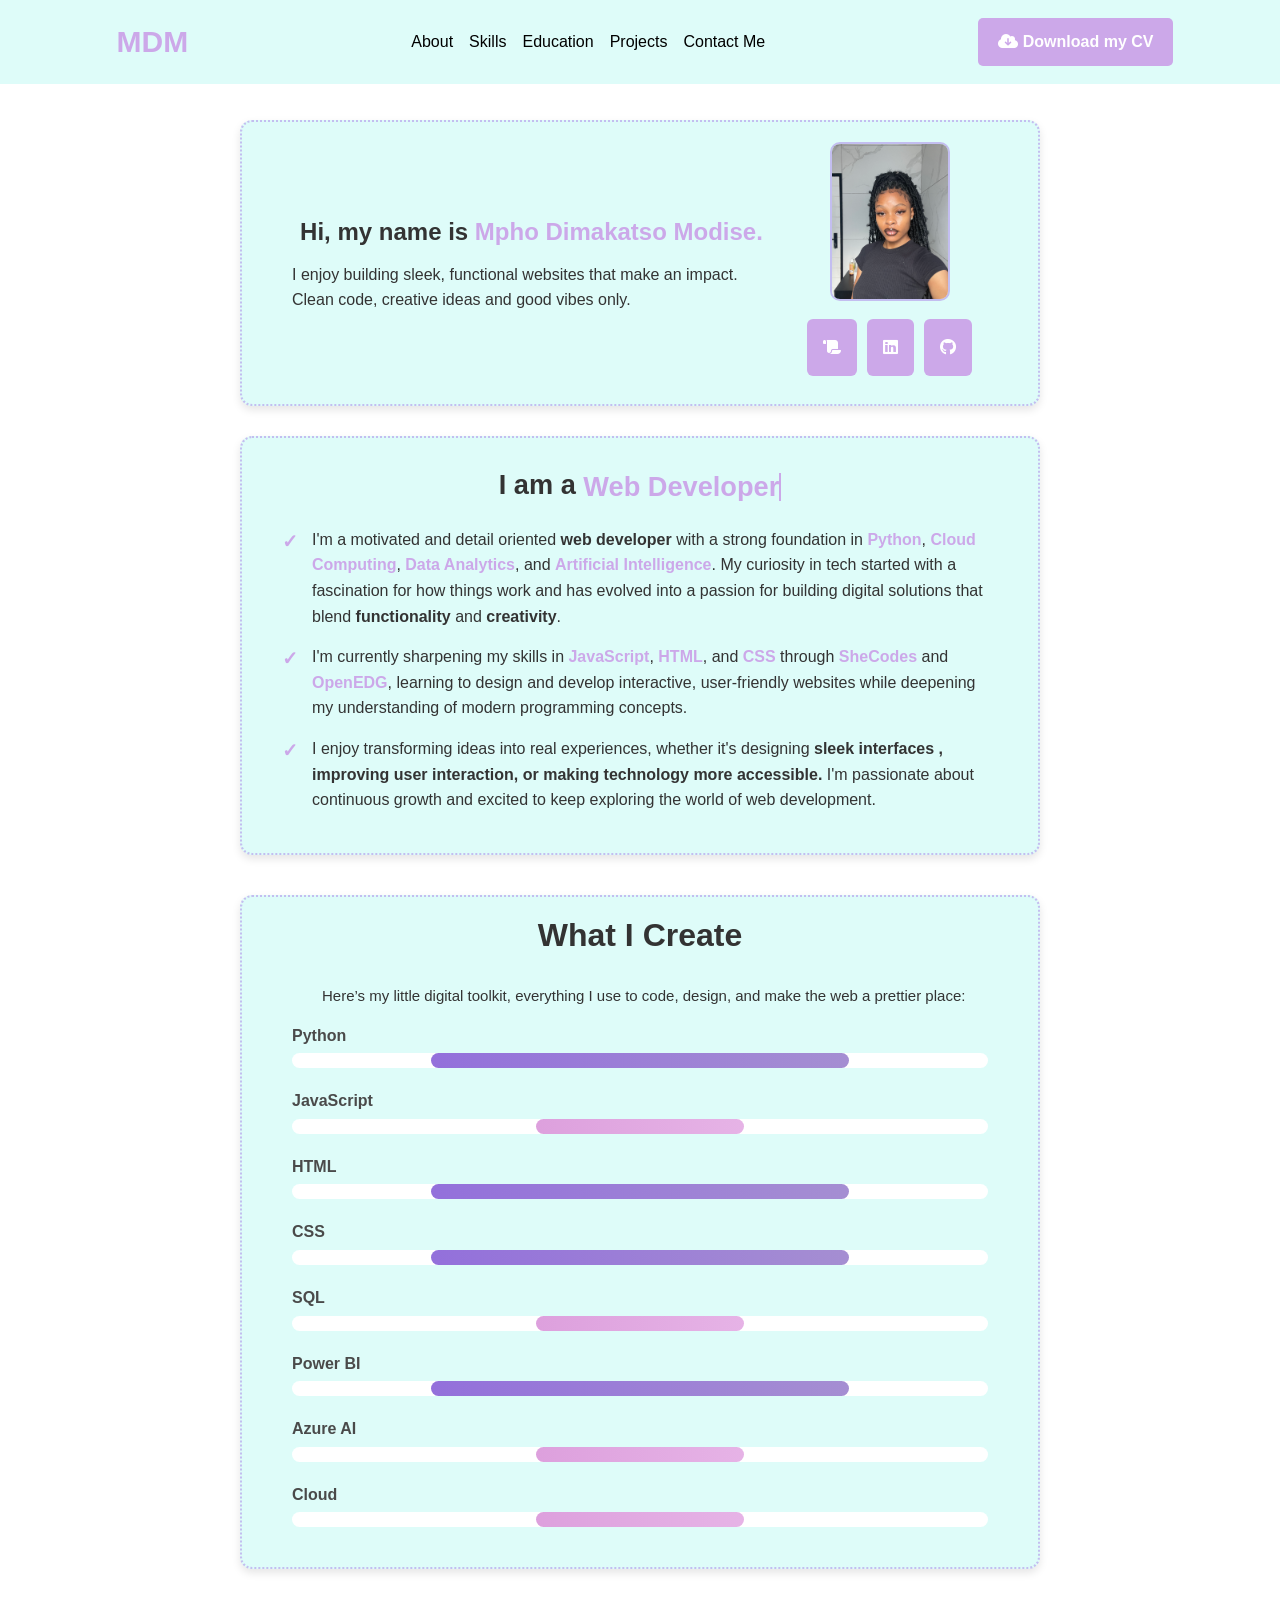
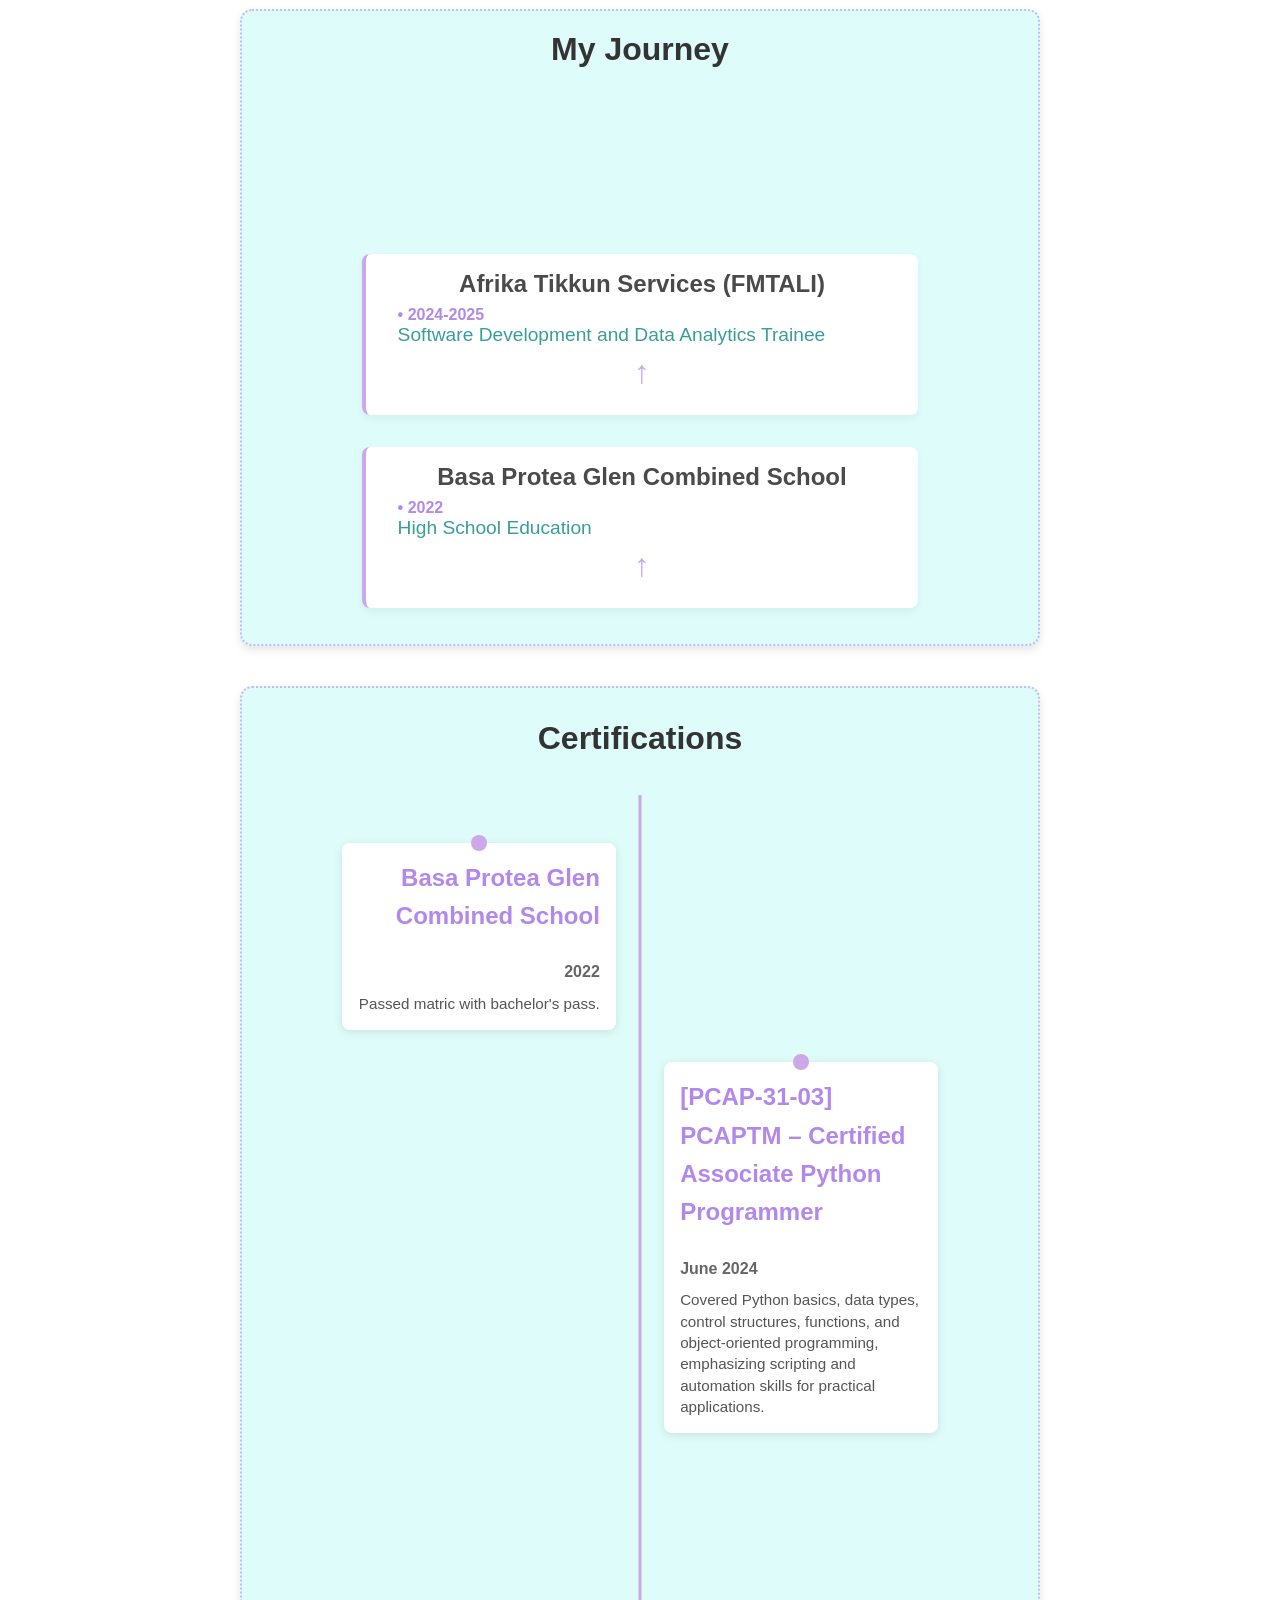
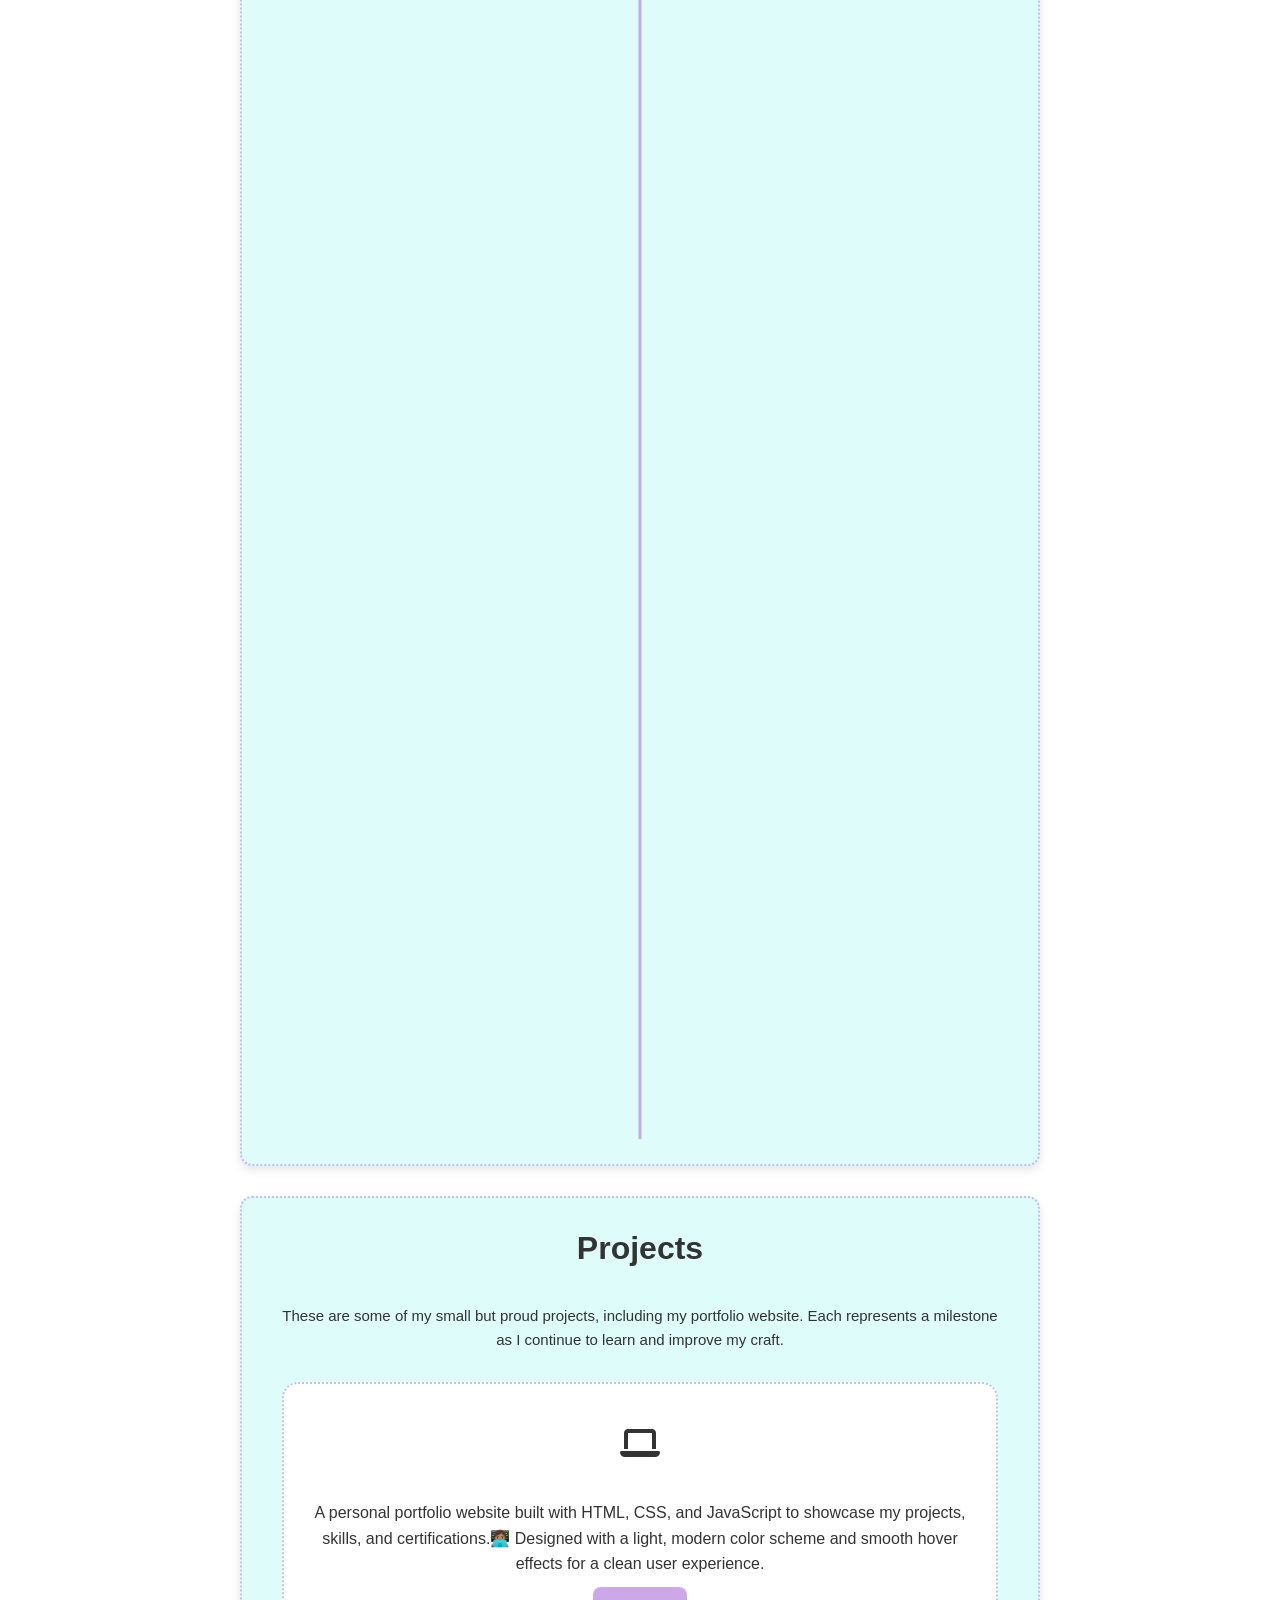
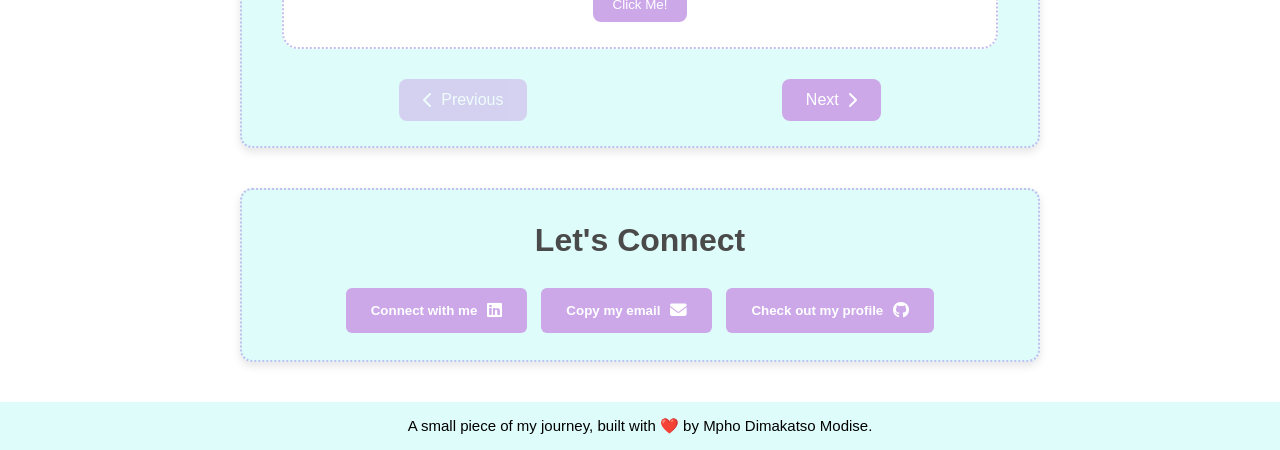
<file: index.html>
<!DOCTYPE html>
<html lang="en">
  <head>
    <meta charset="UTF-8" />
    <meta name="viewport" content="width=device-width, initial-scale=1.0" />
    <title>Mpho's Portfolio Website</title>
    <link rel="stylesheet" href="aesthetic.css" />
    <link rel="stylesheet" href="https://cdnjs.cloudflare.com/ajax/libs/font-awesome/6.4.0/css/all.min.css">
  </head>
  <body>

    <!--Navigation Section-->
    <header>
      <nav>
        <h1 class="logo">MDM</h1>
        <ul>
          <li><a href="#about">About</a></li>
          <li><a href="#skills">Skills</a></li>
          <li><a href="#education">Education</a></li>
          <li><a href="#projects">Projects</a></li>
          <li><a href="#contact">Contact Me</a></li>
        </ul>
        <a href="documents\MPHO_DIMAKATSO_MODISE_CV.pdf" download="MPHO_DIMAKATSO_MODISE_CV.pdf" class="download-CV">
          <i class="fas fa-cloud-download-alt"></i> Download my CV
        </a>
      </nav>
    </header>
    
    <main>
      <!-- About Me Summary Section -->
      <div class="abt-summary">
        <div class="text">
          <div class="text">
            <h2>
              Hi, my name is <span class="name">Mpho Dimakatso Modise.</span>
            </h2>
            <p>
              I enjoy building sleek, functional websites that make an impact.
              Clean code, creative ideas and good vibes only.
            </p>
          </div>
        </div>
        <div class="pic-and-buttns">
          <img src="images/IMG_0503.JPG" alt="Picture of Mpho Modise" />
          <div class="buttons">
            <a class="Certifications" href="#certifications" aria-label="View Certifications">
              <i class="fas fa-scroll"></i>
            </a>
            <button class="LinkedIn" onclick="handleLinkedInClick()"> <i class="fab fa-linkedin fa-lg"></i></button>
            <button class="GitHub" onclick="handleGitHubClick()"> <i class="fab fa-github fa-lg"></i></button>
          </div>
        </div>
      </div>

      <!-- About Me Section -->
      <div id="about" class="abt-me-sect">
        <h4>I am a <span class="type-effect"></span></h4>

        <p>
          <span class="bullet">&#10003;</span> I'm a motivated and detail
          oriented <strong>web developer</strong> with a strong foundation in
          <strong class="accent-skill">Python</strong>,
          <strong class="accent-skill">Cloud Computing</strong>,
          <strong class="accent-skill">Data Analytics</strong>, and
          <strong class="accent-skill">Artificial Intelligence</strong>. My
          curiosity in tech started with a fascination for how things work and
          has evolved into a passion for building digital solutions that blend
          <strong>functionality</strong> and <strong>creativity</strong>.
        </p>

        <p>
          <span class="bullet">&#10003;</span> I'm currently sharpening my
          skills in <strong class="accent-skill">JavaScript</strong>,
          <strong class="accent-skill">HTML</strong>, and
          <strong class="accent-skill">CSS</strong> through
          <strong class="accent-skill">SheCodes</strong> and
          <strong class="accent-skill">OpenEDG</strong>, learning to design and
          develop interactive, user-friendly websites while deepening my
          understanding of modern programming concepts.
        </p>

        <p>
          <span class="bullet">&#10003;</span> I enjoy transforming ideas into
          real experiences, whether it's designing
          <strong
            >sleek interfaces , improving user interaction, or making technology
            more accessible.</strong
          >
          I'm passionate about continuous growth and excited to keep exploring
          the world of web development.
        </p>
      </div>

      <!-- Skills Section -->
      <div id="skills" class="skills-sect">
        <h4>What I Create</h4>
        <p class="skills-sect-description">
          Here’s my little digital toolkit, everything I use to code, design,
          and make the web a prettier place:
        </p>
        <div class="skill" data-skill-level="60%">
          <span class="skill-name">Python</span>
          <div class="skill-bar">
            <div class="skill-level intermediate"></div>
          </div>
        </div>
        <div class="skill" data-skill-level="30%">
          <span class="skill-name">JavaScript</span>
          <div class="skill-bar">
            <div class="skill-level beginner"></div>
          </div>
        </div>
        <div class="skill" data-skill-level="60%">
          <span class="skill-name">HTML</span>
          <div class="skill-bar">
            <div class="skill-level intermediate"></div>
          </div>
        </div>
        <div class="skill" data-skill-level="60%">
          <span class="skill-name">CSS</span>
          <div class="skill-bar">
            <div class="skill-level intermediate"></div>
          </div>
        </div>
        <div class="skill" data-skill-level="30%">
          <span class="skill-name">SQL </span>
          <div class="skill-bar">
            <div class="skill-level beginner"></div>
          </div>
        </div>
        <div class="skill" data-skill-level="60%">
          <span class="skill-name">Power BI</span>
          <div class="skill-bar">
            <div class="skill-level intermediate"></div>
          </div>
        </div>
        <div class="skill" data-skill-level="30%">
          <span class="skill-name">Azure AI</span>
          <div class="skill-bar">
            <div class="skill-level beginner"></div>
          </div>
        </div>
        <div class="skill" data-skill-level="30%">
          <span class="skill-name">Cloud</span>
          <div class="skill-bar">
            <div class="skill-level beginner"></div>
          </div>
        </div>
      </div>

      <!-- Education Section -->
      <div id="education" class="education-sect">
        <h3>My Journey</h3>
        <div class="roadmap">
          <div class="roadmap-step">
            <h4>Dynamic DNA</h4>
            <p class="date">&bull; Current</p>
            <p>Systems Development NQF Level 4</p>
          </div>
          <div class="roadmap-step">
            <h4>Afrika Tikkun Services (FMTALI)</h4>
            <p class="date">&bull; 2024-2025</p>
            <p>Software Development and Data Analytics Trainee</p>
            <div class="arrow">&#8593;</div>
          </div>
          <div class="roadmap-step">
            <h4>Basa Protea Glen Combined School</h4>
            <p class="date">&bull; 2022</p>
            <p>High School Education</p>
            <div class="arrow">&#8593;</div>
          </div>
        </div>
      </div>

      <!-- Certifications Section -->
      <div id="certifications" class="certifications-sect">
        <h3>Certifications</h3>
        <div class="timeline">
          <div class="timeline-item">
            <div class="timeline-dot"></div>
            <div class="timeline-content">
              <h5>Basa Protea Glen Combined School</h5>
              <h6>2022</h6>
              <p>Passed matric with bachelor's pass.</p>
            </div>
          </div>
          <div class="timeline-item">
            <div class="timeline-dot"></div>
            <div class="timeline-content">
              <h5>
                [PCAP-31-03] PCAPTM – Certified Associate Python Programmer
              </h5>
              <h6>June 2024</h6>
              <p>
                Covered Python basics, data types, control structures,
                functions, and object-oriented programming, emphasizing
                scripting and automation skills for practical applications.
              </p>
            </div>
          </div>
          <div class="timeline-item">
            <div class="timeline-dot"></div>
            <div class="timeline-content">
              <h5>Microsoft Certified: Azure Fundamentals</h5>
              <h6>August 2024</h6>
              <p>
                Scored 905/1000, demonstrating a strong grasp of core Azure
                concepts, including cloud services, security, compliance, and
                cost management.
              </p>
            </div>
          </div>
          <div class="timeline-item">
            <div class="timeline-dot"></div>
            <div class="timeline-content">
              <h5>Microsoft Certified: Azure AI Fundamentals</h5>
              <h6>October 2024</h6>
              <p>
                Achieved a score of 914/1000, demonstrating strong foundational
                knowledge in AI and machine learning concepts with a focus on
                Azure's AI services.
              </p>
            </div>
          </div>
          <div class="timeline-item">
            <div class="timeline-dot"></div>
            <div class="timeline-content">
              <h5>Microsoft Certified: Power BI Data Analyst Associate</h5>
              <h6>December 2024</h6>
              <p>
                Achieved a score of 860/1000, demonstrating strong foundational
                knowledge in data modelling, data visualization, and managing
                Power BI environments.
              </p>
            </div>
          </div>
          <div class="timeline-item">
            <div class="timeline-dot"></div>
            <div class="timeline-content">
              <h5>SheCodes Basics</h5>
              <h6>2025</h6>
              <p>
                Completed SheCodes Basics and Add-on, gaining hands-on
                experience with HTML, CSS, and JavaScript to build responsive
                web pages and interactive features.
              </p>
            </div>
          </div>
        </div>
      </div>

      <!-- Projects Section -->
      <div id="projects" class="projects-sect">
        <h3>Projects</h3>
        <p class="projects-intro">
          These are some of my small but proud projects, including my portfolio
          website. Each represents a milestone as I continue to learn and
          improve my craft.
        </p>
        <div class="carousel-container">
          <div class="carousel-track">
            <div class="project-card">
              <div class="project-icon"></div>
                  <h4><i class="fas fa-laptop"></i></h4>
                  <p>A personal portfolio website built with HTML, CSS, and JavaScript to showcase my projects, skills, and certifications.👩🏽‍💻 Designed with a light, modern color scheme and smooth hover effects for a clean user experience.</p>
                  <button class ="view-btn portfolio-website" onclick="handlePortflioWebsiteClick()" >Click Me!</button>  
            </div>
            <div class="project-card">
              <div class="project-icon"></div>
                  <h4><i class="fas fa-plane"></i></h4>
                  <p>A simple and interactive webpage about my favorite hobby, travelling! ✈️ </br>Features a theme toggle, responsive image grid, and a personalized feedback button built with HTML, CSS, and JavaScript.</p>
                  <button class ="view-btn favorite-hobby" onclick="handleFavoriteHobbyClick()">Click Me!</button>  
            </div>
            <div class="project-card">
              <div class="project-icon"></div>
                  <h4><i class="fas fa-film"></i></h4>
                  <p>A simple JavaScript program that stores movies and their IMDb ratings, then displays movies with ratings below and above 7. 🎥</p>
                  <button class ="view-btn movie-filter" onclick="handleMovieFilterClick()">Click Me!</button>  
            </div>
            <div class="project-card">
              <div class="project-icon"></div>
                  <h4><i class="fas fa-shopping-cart"></i></h4>
                  <p>This is a simple, interactive grocery list application built with Python.🛒</br> This is my first mini app in Python, and I’m using it as a way to refresh my skills while reminding myself of fundamental concepts like variables, strings, loops, and lists.</p>
                  <button class ="view-btn list-it" onclick="handleListItClick()">Click Me!</button>  
            </div>
          </div>
        </div>

        <div class="carousel-nav">
          <button class="carousel-btn prev-btn">
            <i class="fas fa-chevron-left"></i> Previous
          </button>
          <button class="carousel-btn next-btn">
            Next <i class="fas fa-chevron-right"></i>
          </button>
        </div>
      </div>
      
      <!-- Contact Me Section -->
      <div id="contact" class="contact-me-sect">
        <h3>Let's Connect</h3>
          <button class="contact-btn" onclick="handleLinkedInClick()">Connect with me <i class="fab fa-linkedin fa-lg"></i>
          </button>
          <button class="contact-btn" onclick="handleEmailClick()">Copy my email <i class="fas fa-envelope fa-lg"></i>
          </button>
          <button class="contact-btn" onclick="handleGitHubClick()">Check out my profile <i class="fab fa-github fa-lg"></i>
          </button>
        </div>
      </div>
    </main>

    <!-- Footer Section -->
    <footer class="no-select">
      <p>
        A small piece of my journey, built with ❤️ by Mpho Dimakatso Modise.
      </p>
    </footer>
    <script src="brain.js"></script>
  </body>
</html>
</file>
<file: aesthetic.css>
* {
  margin: 0 auto;
  padding: 0;
  box-sizing: border-box;
}
html {
  scroll-padding-top: 80px; /* Match your header height */
}

/*Navigation Section*/
header {
  background: #defcf9;
  padding: 15px 0;
  position: fixed;
  top: 0;
  left: 0;
  width: 100%;
  z-index: 1000;
}
nav {
  display: flex;
  justify-content: space-between;
  align-items: center;
}

.logo {
  font-family: "Poppins", sans-serif;
  font-size: 30px;
  padding: 10px;
  color: #cca8e9;
}
.download-CV {
  background: #cca8e9;
  padding: 15px 20px;
  font-family: "Poppins", sans-serif;
  font-weight: 700;
  color: #fff;
  border-style: none;
  border-radius: 5px;
  transition: background-color 0.3s ease-in-out;
}
.download-CV:hover {
  background-color: white;
  cursor: pointer;
  color: #cca8e9;
  text-decoration: none;
}
ul {
  display: flex;
  flex-direction: row;
  font-family: "Poppins", sans-serif;
  gap: 1rem;
  list-style: none;
  padding: 0;
}
a {
  font-family: "Poppins", sans-serif;
  color: #000;
  text-decoration: none;
  font-weight: 500;
  transition: 0.5s all ease-in-out;
}
a:hover,
a.active {
  color: #cca8e9;
  text-decoration: underline;
  cursor: pointer;
}
main {
  padding-top: calc(60px - 40px); /* Header height + extra spacing */
}

/*About Me Summary Section*/
.abt-summary {
  display: flex;
  font-family: "Poppins", sans-serif;
  color: #333;
  line-height: 1.6;
  align-items: center;
  justify-content: space-between;
  margin: 20px auto;
  border: dotted 2px #c3bef0;
  padding: 20px 50px;
  gap: 30px;
  max-width: 800px;
  background: #defcf9;
  border-radius: 12px;
  box-shadow: 0 4px 8px rgba(0, 0, 0, 0.1);
}
.text {
  flex: 1;
  font-family: "Poppins", sans-serif;
  display: flex;
  flex-direction: column;
  align-items: center;
  gap: 10px;
  margin-bottom: 10px;
  min-height: 2.5rem;
}

h2 {
  font-family: "Poppins", sans-serif;
  align-items: left;
  padding-top: 20px;
  color: #333;
}
.name {
  font-family: "Poppins", sans-serif;
  color: #cca8e9;
}
h3 {
  font-family: "Poppins", sans-serif;
  font-size: 2rem;
  margin-bottom: 10px;
  align-items: left;
  color: #4a4a4a;
}
.pic-and-buttns {
  display: flex;
  flex-direction: column;
  align-items: center;
  gap: 10px;
}
img {
  width: 200px;
  height: auto;
  border-radius: 10px;
  border: 2px solid #c3bef0;
}

.buttons {
  display: flex;
  gap: 10px;
  background-color: #defcf9;
  color: #fff;
  padding: 8px 16px;
  border-radius: 6px;
  text-decoration: none;
  font-weight: 600;
  transition: background-color 0.3s ease;
}
.Certifications {
  background-color: #cca8e9;
  color: #fff;
  padding: 16px 16px;
  border-radius: 6px;
  text-decoration: none;
  border: none;
  font-weight: 800;
  transition: all 0.4s cubic-bezier(0.25, 0.46, 0.45, 0.94);
  transform-origin: center;
}
.Certifications:hover {
  background-color: white;
  cursor: pointer;
  color: #cca8e9;
  text-decoration: none;
  transform: rotate(5deg) scale(1.05);
  box-shadow: 0 4px 12px rgba(204, 168, 233, 0.3);
}
.LinkedIn {
  background-color: #cca8e9;
  color: #fff;
  padding: 16px 16px;
  border-radius: 6px;
  text-decoration: none;
  border: none;
  font-weight: 800;
  transition: all 0.4s cubic-bezier(0.25, 0.46, 0.45, 0.94);
  transform-origin: center;
}
.LinkedIn:hover {
  background-color: white;
  cursor: pointer;
  color: #cca8e9;
  text-decoration: none;
  transform: rotate(5deg) scale(1.05);
  box-shadow: 0 4px 12px rgba(204, 168, 233, 0.3);
}
.GitHub {
  background-color: #cca8e9;
  color: #fff;
  padding: 16px 16px;
  border-radius: 6px;
  text-decoration: none;
  border: none;
  font-weight: 800;
  transition: all 0.4s cubic-bezier(0.25, 0.46, 0.45, 0.94);
  transform-origin: center;
}
.GitHub:hover {
  background-color: white;
  cursor: pointer;
  color: #cca8e9;
  text-decoration: none;
  transform: rotate(5deg) scale(1.05);
  box-shadow: 0 4px 12px rgba(204, 168, 233, 0.3);
}

/*About Me Section*/
.abt-me-sect {
  background-color: #defcf9;
  border: 2px dotted #c3bef0;
  padding: 25px 40px;
  border-radius: 12px;
  max-width: 800px;
  margin: 30px auto;
  box-shadow: 0 4px 8px rgba(0, 0, 0, 0.1);
  font-family: "Poppins", sans-serif;
  color: #333;
  line-height: 1.6;
  position: relative;
}

.abt-me-sect h4 {
  font-size: 1.7rem;
  margin-bottom: 20px;
  color: #333;
}

.abt-me-sect p {
  margin-bottom: 15px;
  padding-left: 30px;
  position: relative;
}

.abt-me-sect .bullet {
  position: absolute;
  left: 0;
  color: #cca8e9;
  font-weight: bold;
  font-size: 1.2rem;
}

.accent-skill {
  color: #cca8e9;
}

.type-effect {
  border-right: 2px solid #cca8e9;
  color: #cca8e9;
  font-weight: 600;
  white-space: nowrap;
  overflow: hidden;
  display: inline-block;
  animation: blinkCursor 0.8s steps(1) infinite;
  vertical-align: middle;
  line-height: 1;
  min-height: 1em;
}

@keyframes blinkCursor {
  0%,
  50%,
  100% {
    border-color: #cca8e9;
  }
  25%,
  75% {
    border-color: transparent;
  }
}

/*Skills Section*/
.skills-sect {
  max-width: 800px;
  margin: 40px auto;
  padding: 20px 50px;
  background: #defcf9;
  border: dotted 2px #c3bef0;
  border-radius: 12px;
  box-shadow: 0 4px 8px rgba(0, 0, 0, 0.1);
}
.skills-sect-description {
  margin-bottom: 30px;
  font-size: 15px;
}
.skill {
  margin-bottom: 20px;
}
.skill-name {
  font-family: "Poppins", sans-serif;
  color: #4a4a4a;
  line-height: 1.6;
  display: block;
  margin-bottom: 5px;
  font-weight: bold;
}
.skill-bar {
  width: 100%;
  height: 15px;
  background: white;
  border-radius: 8px;
  overflow: hidden;
}
.skill-level {
  height: 100%;
  border-radius: 8px;
  width: 0;
  animation: fillBar 1.5s ease-in-out forwards;
  animation-delay: 0.5s;
  transition: all 0.4s cubic-bezier(0.25, 0.46, 0.45, 0.94);
  position: relative;
  overflow: hidden;
}

@keyframes fillBar {
  from {
    width: 0;
    opacity: 0.7;
  }
  to {
    width: var(--target-width);
    opacity: 1;
  }
}
.skill:hover .skill-level {
  transform: translateY(-1px) scaleY(1.15);
  box-shadow: 0 4px 12px rgba(0, 0, 0, 0.2);
  filter: brightness(1.1) saturate(1.2);
}
.skill-level::after {
  content: "";
  position: absolute;
  top: 0;
  left: -100%;
  width: 50%;
  height: 100%;
  background: linear-gradient(
    90deg,
    transparent,
    rgba(255, 255, 255, 0.4),
    transparent
  );
  transition: left 0.5s ease;
}

.skill:hover .skill-level::after {
  left: 100%;
}

.skill-level.beginner {
  --target-width: 30%;
  background: linear-gradient(90deg, #dda0dd, #e6b3e6);
}
.skill-level.intermediate {
  --target-width: 60%;
  background: linear-gradient(90deg, #9370db, #a58ed2);
}
.skill {
  position: relative;
  cursor: pointer;
}

.skill::before {
  content: attr(data-skill-level);
  position: absolute;
  right: 0;
  top: -25px;
  background: #333;
  color: white;
  padding: 2px 8px;
  border-radius: 4px;
  font-size: 12px;
  opacity: 0;
  transform: translateY(10px);
  transition: all 0.3s ease;
  z-index: 10;
}

.skill:hover::before {
  opacity: 1;
  transform: translateY(0);
}
h4 {
  text-align: center;
  margin-bottom: 30px;
  font-size: 2rem;
  color: #333;
  font-family: "Poppins", sans-serif;
}
.skills-sect p {
  margin-bottom: 15px;
  padding-left: 30px;
  position: relative;
  font-family: "Poppins", sans-serif;
  color: #333;
  line-height: 1.6;
}

/*Education Section*/
.education-sect {
  max-width: 800px;
  margin: 40px auto;
  padding: 20px 50px;
  background: #defcf9;
  border: dotted 2px #c3bef0;
  border-radius: 12px;
  box-shadow: 0 4px 8px rgba(0, 0, 0, 0.1);
}
.education-sect h3 {
  text-align: center;
  margin-bottom: 30px;
  font-size: 2rem;
  color: #333;
  font-family: "Poppins", sans-serif;
}
.roadmap {
  display: flex;
  flex-direction: column;
  align-items: center;
}
.roadmap-step {
  background: white;
  border-left: 4px solid #cca8e9;
  padding: 1rem 2rem;
  margin: 1rem 0;
  width: 80%;
  border-radius: 8px;
  position: relative;
  box-shadow: 0 4px 8px rgba(0, 0, 0, 0.05);
}
.roadmap-step h4 {
  margin: 0 0 0.5rem 0;
  color: #4a4a4a;
  font-size: 1.5rem;
  font-family: "Poppins", sans-serif;
}
.roadmap .date {
  font-weight: 700;
  color: #b388eb;
  font-size: 1rem;
  font-family: "Poppins", sans-serif;
}
.roadmap-step p {
  margin: 0;
  color: #3a9d9d;
  font-size: 1.2rem;
  font-family: "Poppins", sans-serif;
}
.arrow {
  font-size: 2rem;
  margin: 0.5rem 0;
  color: #cca8e9;
  text-align: center;
}

/* Certifications Section*/
.certifications-sect {
  background-color: #defcf9;
  border: 2px dotted #c3bef0;
  padding: 25px 40px;
  border-radius: 12px;
  max-width: 800px;
  margin: 30px auto;
  box-shadow: 0 4px 8px rgba(0, 0, 0, 0.1);
  font-family: "Poppins", sans-serif;
  color: #333;
  line-height: 1.6;
  position: relative;
}
.certifications-sect h3 {
  text-align: center;
  margin-bottom: 30px;
  font-size: 2rem;
  color: #333;
  font-family: "Poppins", sans-serif;
}
.certifications-sect h5 {
  font-size: 1.5rem;
  margin-bottom: 1.5rem;
  color: #b388eb;
}

.timeline {
  position: relative;
  margin: 0 auto;
  padding: 1rem 0;
  width: 90%;
  max-width: 700px;
}

.timeline::before {
  content: "";
  position: absolute;
  left: 50%;
  top: 0;
  transform: translateX(-50%);
  width: 3px;
  height: 100%;
  background: #cca8e9;
}

.timeline-item {
  position: relative;
  margin: 2rem 0;
  width: 50%;
  opacity: 0;
  transform: translateY(30px);
  transition: opacity 0.6s ease, transform 0.6s ease;
}

.timeline-item:nth-child(odd) {
  left: 0;
  text-align: right;
}

.timeline-item:nth-child(even) {
  left: 50%;
  text-align: left;
}

.timeline-dot {
  position: absolute;
  top: 0;
  left: 50%;
  width: 16px;
  height: 16px;
  background-color: #cca8e9;
  border-radius: 50%;
  transform: translate(-50%, -50%);
  transition: transform 0.3s ease, background-color 0.3s ease;
}

.timeline-content {
  background: #fff;
  padding: 1rem;
  border-radius: 8px;
  box-shadow: 0 2px 10px rgba(0, 0, 0, 0.1);
  display: block;
  width: 85%;
  transition: transform 0.3s ease, box-shadow 0.3s ease;
}

.timeline-content h6 {
  color: #666;
  margin-bottom: 0.5rem;
  font-size: 1rem;
}

.timeline-content p {
  color: #555;
  font-size: 0.95rem;
  line-height: 1.4;
}
.timeline-item:hover .timeline-content {
  transform: translateX(5px);
  box-shadow: 0 4px 15px rgba(0, 0, 0, 0.15);
}

.timeline-item:hover .timeline-dot {
  transform: translate(-50%, -50%) scale(1.2);
  background-color: #b388eb;
}
/* Responsive design for certifications */
@media (max-width: 768px) {
  .timeline::before {
    left: 30px;
  }

  .timeline-item {
    width: 100%;
    padding-left: 60px;
    text-align: left !important;
    left: 0 !important;
  }

  .timeline-item:nth-child(odd),
  .timeline-item:nth-child(even) {
    text-align: left;
  }

  .timeline-dot {
    left: 30px;
  }

  .timeline-content {
    width: 100%;
  }
}
@media (max-width: 480px) {
  .certifications-sect {
    padding: 20px;
  }

  .timeline {
    width: 100%;
  }

  .timeline-item {
    padding-left: 50px;
  }

  .timeline-content {
    padding: 0.8rem;
  }

  .timeline-content h5 {
    font-size: 1.2rem;
  }
}
/*Projects Section*/
.projects-sect {
  background-color: #defcf9;
  border: 2px dotted #c3bef0;
  padding: 25px 40px;
  border-radius: 12px;
  max-width: 800px;
  margin: 30px auto;
  box-shadow: 0 4px 8px rgba(0, 0, 0, 0.1);
  font-family: "Poppins", sans-serif;
  color: #333;
  line-height: 1.6;
  position: relative;
}
.projects-sect h3 {
  text-align: center;
  margin-bottom: 30px;
  font-size: 2rem;
  color: #333;
  font-family: "Poppins", sans-serif;
}
.projects-intro {
  text-align: center;
  margin-bottom: 30px;
  font-size: 15px;
}

.project-card {
  background-color: #ffffff;
  border: 2px dotted #c3bef0;
  border-radius: 16px;
  width: 100%;
  flex-shrink: 0;
  padding: 25px;
  transition: transform 0.3s ease, box-shadow 0.3s ease;
  box-sizing: border-box;
  display: flex;
  flex-direction: column;
  height: 100%;
}
.project-card:hover {
  transform: scale(1.02);
  box-shadow: 0 10px 20px rgba(0, 0, 0, 0.1);
  color: black;
  cursor: pointer;
}
.project-icon {
  font-size: 2.5rem;
  margin-bottom: 10px;
}
.project-card p {
  text-align: center;
  margin-bottom: 10px;
  flex-grow: 1;
}
.view-btn {
  display: flex;
  justify-content: center;
  background-color: #cca8e9;
  color: #fff;
  border: none;
  border-radius: 8px;
  padding: 10px 20px;
  cursor: pointer;
  transition: background-color 0.3s ease;
  margin-top: auto;
  width: fit-content;
  align-self: center;
}
.view-btn:hover {
  color: #cca8e9;
  border: dotted;
  background-color: white;
  cursor: pointer;
}
.carousel-container {
  position: relative;
  overflow: hidden;
  border-radius: 12px;
  width: 100%;
}
.carousel-track {
  display: flex;
  transition: transform 0.5s ease-in-out;
  height: 100%;
  width: 100%;
}
.carousel-nav {
  display: flex;
  justify-content: center;
  gap: 20px;
  margin-top: 30px;
}
.carousel-btn {
  background-color: #cca8e9;
  color: white;
  border: none;
  border-radius: 8px;
  padding: 12px 24px;
  cursor: pointer;
  font-family: "Poppins", sans-serif;
  font-size: 1rem;
  transition: all 0.3s ease;
  display: flex;
  align-items: center;
  gap: 8px;
}
.carousel-btn:hover {
  color: #cca8e9;
  background-color: white;
  cursor: pointer;
  transform: translateY(-2px);
}
.carousel-btn:active {
  transform: translateY(0);
}
@media (max-width: 768px) {
  .projects-sect {
    padding: 20px;
    margin: 20px auto;
  }

  .project-card {
    min-width: 300px;
    padding: 20px;
  }

  .carousel-btn {
    padding: 10px 20px;
    font-size: 0.9rem;
  }
}
/*Contact Me Section*/
.contact-me-sect {
  max-width: 800px;
  margin: 40px auto;
  padding: 20px 50px;
  background: #defcf9;
  border: dotted 2px #c3bef0;
  border-radius: 12px;
  box-shadow: 0 4px 8px rgba(0, 0, 0, 0.1);
  text-align: center;
  line-height: 60px;
}
.contact-btn {
  display: inline-flex;
  align-items: center;
  gap: 10px;
  background-color: #cca8e9;
  color: #fff;
  padding: 15px 25px;
  border-radius: 6px;
  text-decoration: none;
  border: none;
  font-weight: 600;
  transition: background-color 0.3s ease;
  margin: 0 5px;
}
.contact-btn:hover {
  color: #cca8e9;
  background-color: white;
  cursor: pointer;
}

/*Footer Section*/
footer {
  background: #defcf9;
  padding: 15px 0;
  width: 100%;
  display: flex;
  justify-content: space-between;
  align-items: center;
  font-family: "Poppins", sans-serif;
  font-size: 15px;
}
.no-select {
  cursor: not-allowed;
  -webkit-user-select: none;
  -moz-user-select: none;
  -ms-user-select: none;
  user-select: none;
}

/* RESPONSIVE DESIGN */
/* Tablets and smaller desktops */
@media (max-width: 1024px) {
  .abt-summary,
  .abt-me-sect,
  .skills-sect,
  .education-sect,
  .certifications-sect,
  .projects-sect,
  .contact-me-sect {
    max-width: 100%;
    margin-left: 20px;
    margin-right: 20px;
  }
}

/* Tablets */
@media (max-width: 768px) {
  /* Navigation */
  nav {
    flex-direction: column;
    gap: 15px;
  }

  .logo {
    font-size: 24px;
  }

  ul {
    gap: 0.8rem;
    flex-wrap: wrap;
    justify-content: center;
  }

  /* Main spacing fix for tablets */
  main {
    padding-top: calc(80px + 30px);
  }

  /* About Me Summary */
  .abt-summary {
    flex-direction: column;
    text-align: center;
    padding: 20px 30px;
    gap: 20px;
    margin-top: 20px;
  }

  .text {
    align-items: center;
  }

  h2,
  h3 {
    text-align: center;
  }

  /* About Me Section */
  .abt-me-sect {
    padding: 20px 30px;
  }

  .abt-me-sect p {
    padding-left: 20px;
  }

  /* Skills Section */
  .skills-sect {
    padding: 20px 30px;
  }

  .skill::before {
    font-size: 10px;
    top: -20px;
  }

  /* Education Section */
  .education-sect {
    padding: 20px 30px;
  }

  .roadmap-step {
    width: 90%;
    padding: 1rem 1.5rem;
  }

  /* Certifications Section */
  .certifications-sect {
    padding: 20px 30px;
  }

  .timeline-content {
    width: 90%;
  }

  /* Projects Section */
  .projects-sect {
    padding: 20px 30px;
  }

  .project-card {
    min-width: 280px;
  }

  /* Contact Me Section */
  .contact-me-sect {
    padding: 20px 30px;
    line-height: 1.6;
  }

  .contact-btn {
    margin: 5px;
    padding: 12px 20px;
  }

  /* Footer */
  footer {
    flex-direction: column;
    gap: 10px;
    text-align: center;
    padding: 20px;
  }
}

/* Mobile Phones */
@media (max-width: 480px) {
  /* Navigation */
  .logo {
    font-size: 20px;
    padding: 5px;
  }

  ul {
    gap: 0.5rem;
  }

  .download-CV {
    padding: 12px 16px;
    font-size: 14px;
  }

  /* Main spacing fix for mobile */
  main {
    padding-top: calc(70px + 25px);
  }

  /* About Me Summary */
  .abt-summary {
    padding: 15px 20px;
    margin: 15px auto;
    gap: 15px;
    margin-top: 50px;
  }

  img {
    width: 150px;
  }

  h3 {
    font-size: 1.5rem;
  }

  .Certifications,
  .LinkedIn,
  .GitHub {
    padding: 12px 14px;
    font-size: 14px;
  }

  /* About Me Section */
  .abt-me-sect {
    padding: 15px 20px;
    margin: 20px auto;
  }

  .abt-me-sect h4 {
    font-size: 1.4rem;
  }

  .abt-me-sect p {
    padding-left: 15px;
    font-size: 14px;
  }

  /* Skills Section */
  .skills-sect {
    padding: 15px 20px;
    margin: 20px auto;
  }

  h4 {
    font-size: 1.5rem;
  }

  .skill-bar {
    height: 12px;
  }

  /* Education Section */
  .education-sect {
    padding: 15px 20px;
    margin: 20px auto;
  }

  .education-sect h3 {
    font-size: 1.5rem;
  }

  .roadmap-step {
    width: 95%;
    padding: 0.8rem 1rem;
  }

  .roadmap-step h4 {
    font-size: 1.2rem;
  }

  .roadmap-step p {
    font-size: 1rem;
  }

  /* Certifications Section */
  .certifications-sect {
    padding: 15px 20px;
    margin: 20px auto;
  }

  .certifications-sect h3 {
    font-size: 1.5rem;
  }

  .timeline-item {
    padding-left: 40px;
  }

  .timeline-content {
    padding: 0.8rem;
  }

  .timeline-content h5 {
    font-size: 1.1rem;
  }

  /* Projects Section */
  .projects-sect {
    padding: 15px 20px;
    margin: 20px auto;
  }

  .projects-sect h3 {
    font-size: 1.5rem;
  }

  .project-card {
    min-width: 250px;
    padding: 15px;
  }

  .project-icon {
    font-size: 2rem;
  }

  .carousel-btn {
    padding: 10px 18px;
    font-size: 0.9rem;
  }

  /* Contact Me Section */
  .contact-me-sect {
    padding: 15px 20px;
    margin: 20px auto;
  }

  .contact-btn {
    padding: 10px 16px;
    font-size: 14px;
    margin: 3px;
  }

  /* General spacing adjustments */
  html {
    scroll-padding-top: 70px;
  }
}

/* Very small mobile devices */
@media (max-width: 320px) {
  .abt-summary,
  .abt-me-sect,
  .skills-sect,
  .education-sect,
  .certifications-sect,
  .projects-sect,
  .contact-me-sect {
    max-width: 95%;
    margin-left: 10px;
    margin-right: 10px;
  }

  .buttons {
    flex-direction: column;
    gap: 8px;
  }

  .contact-btn {
    display: block;
    margin: 5px auto;
    width: 90%;
  }
}

/* Landscape orientation for mobile */
@media (min-height: 500px) and (orientation: landscape) {
  .abt-summary {
    flex-direction: row;
    gap: 20px;
  }

  img {
    width: 120px;
  }

  main {
    padding-top: calc(30px + 10px);
  }
}

/* High-resolution displays */
@media (min-resolution: 192dpi) {
  .skill-bar {
    height: 16px;
  }
}

/* Print styles */
@media print {
  header,
  footer,
  .download-CV,
  .buttons,
  .carousel-nav,
  .contact-btn {
    display: none;
  }

  main {
    padding-top: 20px;
  }

  .abt-summary,
  .abt-me-sect,
  .skills-sect,
  .education-sect,
  .certifications-sect,
  .projects-sect {
    border: 1px solid #000;
    box-shadow: none;
    background: white;
  }
}

/* Ensure the first section after header has proper spacing */
.abt-summary:first-of-type {
  margin-top: 80px;
}

/* Additional backup fix */
main > *:first-child {
  margin-top: 80px;
}
</file>
